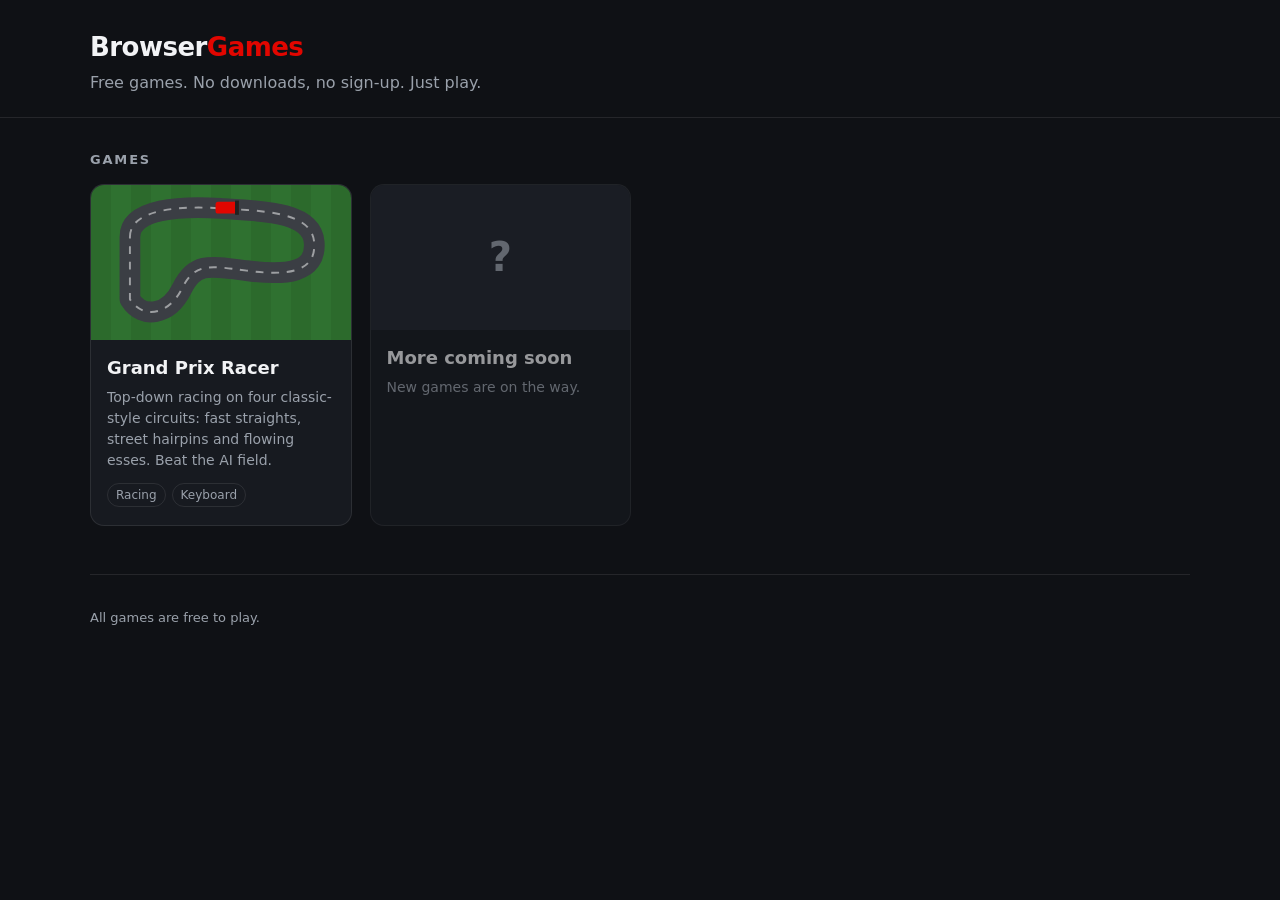
<file: index.html>
<!doctype html>
<html lang="en">
<head>
  <meta charset="utf-8">
  <meta name="viewport" content="width=device-width, initial-scale=1">
  <title>Browser Games</title>
  <meta name="description" content="Free games you can play instantly in your browser. No downloads, no sign-up.">
  <link rel="stylesheet" href="assets/site.css">
</head>
<body>
  <header class="site-header">
    <div class="wrap">
      <a class="logo" href="./">Browser<span>Games</span></a>
      <p class="tagline">Free games. No downloads, no sign-up. Just play.</p>
    </div>
  </header>

  <main class="wrap">
    <h2 class="section-title">Games</h2>
    <div class="grid">
      <a class="card" href="games/racing/">
        <div class="thumb thumb-racing">
          <svg viewBox="0 0 200 120" aria-hidden="true">
            <path d="M30 40 C30 18 70 16 100 18 S170 20 172 44 S150 70 120 66 S80 60 70 80 S40 104 30 88 Z"
                  fill="none" stroke="#3b3e44" stroke-width="16" stroke-linejoin="round"/>
            <path d="M30 40 C30 18 70 16 100 18 S170 20 172 44 S150 70 120 66 S80 60 70 80 S40 104 30 88 Z"
                  fill="none" stroke="#fff" stroke-width="1.5" stroke-dasharray="6 6" opacity=".5"/>
            <g transform="translate(96 13)"><rect width="18" height="9" rx="2" fill="#e10600"/><rect x="15" y="-1" width="3" height="11" fill="#222"/></g>
          </svg>
        </div>
        <div class="card-body">
          <h3>Grand Prix Racer</h3>
          <p>Top-down racing on four classic-style circuits: fast straights, street hairpins and flowing esses. Beat the AI field.</p>
          <span class="tags"><span>Racing</span><span>Keyboard</span></span>
        </div>
      </a>

      <div class="card soon">
        <div class="thumb"><span>?</span></div>
        <div class="card-body">
          <h3>More coming soon</h3>
          <p>New games are on the way.</p>
        </div>
      </div>
    </div>
  </main>

  <footer class="wrap site-footer">
    <p>All games are free to play.</p>
  </footer>
</body>
</html>
</file>
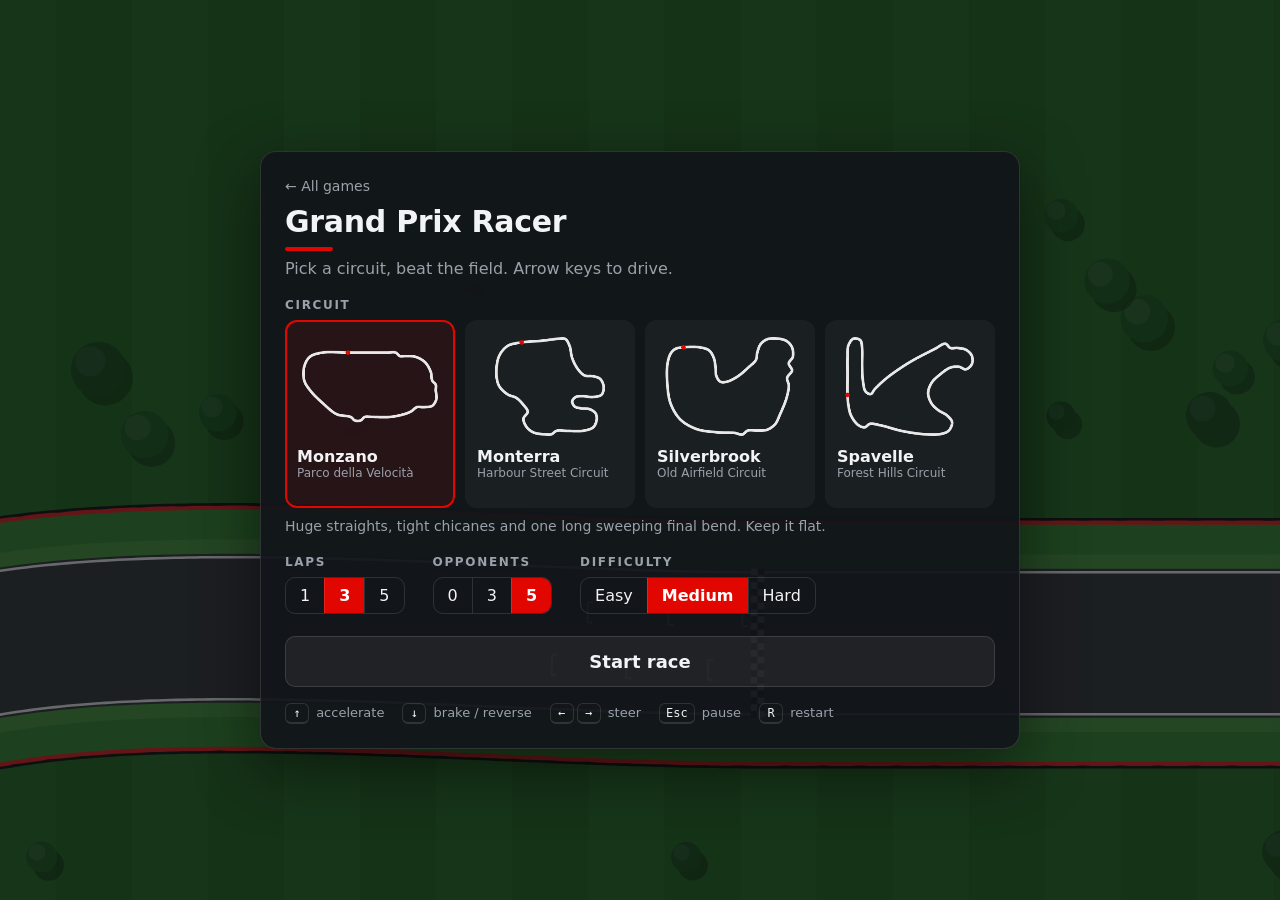
<file: games/racing/index.html>
<!doctype html>
<html lang="en">
<head>
  <meta charset="utf-8">
  <meta name="viewport" content="width=device-width, initial-scale=1, viewport-fit=cover">
  <title>Grand Prix Racer</title>
  <meta name="description" content="A free top-down racing game you can play in your browser. Race AI opponents on circuits inspired by famous Grand Prix tracks.">
  <link rel="stylesheet" href="racing.css">
</head>
<body>
  <canvas id="game"></canvas>

  <!-- In-race HUD -->
  <div id="hud" class="hidden">
    <div class="hud-left">
      <div class="hud-box"><span class="label">POS</span><span id="hud-pos" class="big">–</span></div>
      <div class="hud-box"><span class="label">LAP</span><span id="hud-lap" class="big">–</span></div>
    </div>
    <div class="hud-times hud-box">
      <div><span class="label">TIME</span><span id="hud-time">0:00.000</span></div>
      <div><span class="label">LAST</span><span id="hud-last">–</span></div>
      <div><span class="label">BEST</span><span id="hud-best">–</span></div>
    </div>
    <div class="hud-speed hud-box"><span id="hud-speed" class="big">0</span><span class="label">KM/H</span></div>
    <button id="pause-btn" class="icon-btn" aria-label="Pause">❚❚</button>
  </div>

  <div id="lights" class="hidden" aria-hidden="true">
    <span></span><span></span><span></span><span></span><span></span>
  </div>
  <div id="banner" class="hidden"></div>

  <!-- Menu -->
  <div id="menu" class="overlay">
    <div class="panel">
      <a class="back" href="../../">← All games</a>
      <h1>Grand Prix Racer</h1>
      <p class="sub">Pick a circuit, beat the field. Arrow keys to drive.</p>
      <h2>Circuit</h2>
      <div id="track-list" class="track-list"></div>
      <div class="options">
        <div class="opt">
          <h2>Laps</h2>
          <div class="seg" id="opt-laps">
            <button data-v="1">1</button><button data-v="3" class="on">3</button><button data-v="5">5</button>
          </div>
        </div>
        <div class="opt">
          <h2>Opponents</h2>
          <div class="seg" id="opt-ai">
            <button data-v="0">0</button><button data-v="3">3</button><button data-v="5" class="on">5</button>
          </div>
        </div>
        <div class="opt">
          <h2>Difficulty</h2>
          <div class="seg" id="opt-diff">
            <button data-v="easy">Easy</button><button data-v="medium" class="on">Medium</button><button data-v="hard">Hard</button>
          </div>
        </div>
      </div>
      <button id="start-btn" class="primary">Start race</button>
      <div class="keys">
        <span><kbd>↑</kbd> accelerate</span>
        <span><kbd>↓</kbd> brake / reverse</span>
        <span><kbd>←</kbd><kbd>→</kbd> steer</span>
        <span><kbd>Esc</kbd> pause</span>
        <span><kbd>R</kbd> restart</span>
      </div>
    </div>
  </div>

  <!-- Pause -->
  <div id="pause" class="overlay hidden">
    <div class="panel small">
      <h1>Paused</h1>
      <button id="resume-btn" class="primary">Resume</button>
      <button id="restart-btn">Restart race</button>
      <button id="quit-btn">Change circuit</button>
    </div>
  </div>

  <!-- Results -->
  <div id="results" class="overlay hidden">
    <div class="panel">
      <h1 id="results-title">Finished</h1>
      <p id="results-sub" class="sub"></p>
      <table class="results-table">
        <thead><tr><th>#</th><th>Driver</th><th>Time</th><th>Best lap</th></tr></thead>
        <tbody id="results-body"></tbody>
      </table>
      <div class="row">
        <button id="again-btn" class="primary">Race again</button>
        <button id="menu-btn">Change circuit</button>
      </div>
    </div>
  </div>

  <!-- Touch controls (shown on touch devices) -->
  <div id="touch" class="hidden">
    <div class="touch-group">
      <button data-k="left" aria-label="Steer left">◀</button>
      <button data-k="right" aria-label="Steer right">▶</button>
    </div>
    <div class="touch-group">
      <button data-k="down" aria-label="Brake">BRAKE</button>
      <button data-k="up" aria-label="Accelerate">GAS</button>
    </div>
  </div>

  <script src="tracks.js"></script>
  <script src="physics.js"></script>
  <script src="game.js"></script>
</body>
</html>
</file>
<file: assets/site.css>
:root {
  --bg: #0f1115;
  --card: #171a20;
  --line: rgba(255, 255, 255, 0.09);
  --text: #f2f3f5;
  --muted: #9aa1ab;
  --accent: #e10600;
}
* { box-sizing: border-box; }
body {
  margin: 0; background: var(--bg); color: var(--text);
  font-family: system-ui, -apple-system, "Segoe UI", Roboto, sans-serif; line-height: 1.5;
}
.wrap { width: min(1100px, 100% - 32px); margin: 0 auto; }
.site-header { border-bottom: 1px solid var(--line); padding: 28px 0 22px; }
.logo { font-size: 26px; font-weight: 900; color: var(--text); text-decoration: none; letter-spacing: -0.02em; }
.logo span { color: var(--accent); }
.tagline { margin: 4px 0 0; color: var(--muted); }
.section-title { font-size: 13px; letter-spacing: 0.14em; text-transform: uppercase; color: var(--muted); margin: 32px 0 14px; }
.grid { display: grid; grid-template-columns: repeat(auto-fill, minmax(260px, 1fr)); gap: 18px; }
.card {
  display: flex; flex-direction: column; background: var(--card); border: 1px solid var(--line);
  border-radius: 14px; overflow: hidden; color: inherit; text-decoration: none;
  transition: transform 0.15s ease, border-color 0.15s ease;
}
a.card:hover { transform: translateY(-3px); border-color: rgba(225, 6, 0, 0.6); }
.thumb {
  aspect-ratio: 16 / 9; display: flex; align-items: center; justify-content: center;
  background: #22262e; color: var(--muted); font-size: 40px; font-weight: 800;
}
.thumb svg { width: 100%; height: 100%; }
.thumb-racing { background: repeating-linear-gradient(90deg, #2c6a2c 0 20px, #2f7130 20px 40px); }
.card-body { padding: 14px 16px 18px; }
.card h3 { margin: 0 0 6px; font-size: 18px; }
.card p { margin: 0; color: var(--muted); font-size: 14px; }
.tags { display: flex; gap: 6px; margin-top: 12px; }
.tags span { font-size: 12px; padding: 2px 8px; border-radius: 999px; border: 1px solid var(--line); color: var(--muted); }
.card.soon { opacity: 0.6; }
.site-footer { color: var(--muted); font-size: 13px; margin-top: 48px; padding: 20px 0 32px; border-top: 1px solid var(--line); }
</file>
<file: games/racing/racing.css>
:root {
  --bg: #0e1013;
  --panel: rgba(18, 21, 26, 0.92);
  --line: rgba(255, 255, 255, 0.12);
  --text: #f2f3f5;
  --muted: #9aa1ab;
  --accent: #e10600;
  --accent-2: #ff3b30;
  --mono: ui-monospace, SFMono-Regular, Menlo, Consolas, monospace;
}

* { box-sizing: border-box; }
html, body {
  margin: 0; height: 100%; overflow: hidden;
  background: var(--bg); color: var(--text);
  font-family: system-ui, -apple-system, "Segoe UI", Roboto, sans-serif;
  -webkit-user-select: none; user-select: none;
  -webkit-tap-highlight-color: transparent;
}
canvas#game { display: block; width: 100vw; height: 100vh; height: 100dvh; }
.hidden { display: none !important; }

/* ---------- HUD ---------- */
#hud { position: fixed; inset: 0; pointer-events: none; font-variant-numeric: tabular-nums; }
.hud-box {
  background: rgba(10, 12, 15, 0.72); border: 1px solid var(--line);
  border-radius: 10px; padding: 8px 12px; backdrop-filter: blur(4px);
}
.hud-left { position: absolute; top: 12px; left: 12px; display: flex; gap: 8px; }
.hud-left .hud-box { display: flex; flex-direction: column; align-items: center; min-width: 70px; }
.label { font-size: 11px; letter-spacing: 0.12em; color: var(--muted); font-weight: 600; }
.big { font-size: 26px; font-weight: 800; line-height: 1.1; }
.hud-times { position: absolute; top: 76px; left: 12px; font-family: var(--mono); font-size: 14px; }
.hud-times div { display: flex; gap: 12px; justify-content: space-between; min-width: 170px; }
.hud-times .label { font-family: system-ui, sans-serif; }
.hud-speed {
  position: absolute; bottom: 16px; left: 50%; transform: translateX(-50%);
  display: flex; align-items: baseline; gap: 6px;
}
.hud-speed .big { font-size: 34px; min-width: 64px; text-align: right; }
.icon-btn {
  position: absolute; top: 12px; right: 12px; pointer-events: auto;
  width: 40px; height: 40px; border-radius: 10px; border: 1px solid var(--line);
  background: rgba(10, 12, 15, 0.72); color: var(--text); font-size: 14px; cursor: pointer;
}

#lights {
  position: fixed; top: 22%; left: 50%; transform: translateX(-50%);
  display: flex; gap: 10px; padding: 12px 16px; border-radius: 14px;
  background: rgba(10, 10, 12, 0.85); border: 1px solid var(--line);
}
#lights span {
  width: 34px; height: 34px; border-radius: 50%; background: #2a1414;
  box-shadow: inset 0 0 0 3px #111;
}
#lights span.on { background: #ff1e1e; box-shadow: 0 0 18px #ff2a2a, inset 0 0 0 3px #400; }

#banner {
  position: fixed; top: 38%; left: 50%; transform: translate(-50%, -50%);
  font-size: clamp(28px, 6vw, 56px); font-weight: 900; letter-spacing: 0.04em;
  text-shadow: 0 3px 18px rgba(0, 0, 0, 0.7); pointer-events: none; text-align: center;
}
#banner.warn { color: #ffcc00; }

/* ---------- Overlays ---------- */
.overlay {
  position: fixed; inset: 0; display: flex; align-items: center; justify-content: center;
  background: rgba(5, 6, 8, 0.55); padding: 16px; overflow-y: auto;
}
.panel {
  width: min(760px, 100%); max-height: 100%; overflow-y: auto;
  background: var(--panel); border: 1px solid var(--line); border-radius: 16px;
  padding: 24px; box-shadow: 0 20px 60px rgba(0, 0, 0, 0.5);
}
.panel.small { width: min(340px, 100%); display: flex; flex-direction: column; gap: 10px; text-align: center; }
.panel h1 { margin: 0 0 4px; font-size: 30px; font-weight: 900; letter-spacing: -0.01em; }
.panel h1::after {
  content: ""; display: block; width: 48px; height: 4px; background: var(--accent);
  border-radius: 2px; margin-top: 8px;
}
.panel.small h1::after { margin: 8px auto 6px; }
.panel h2 { font-size: 12px; letter-spacing: 0.14em; text-transform: uppercase; color: var(--muted); margin: 20px 0 8px; }
.sub { color: var(--muted); margin: 8px 0 0; }
.back { color: var(--muted); text-decoration: none; font-size: 14px; display: inline-block; margin-bottom: 10px; }
.back:hover { color: var(--text); }

.track-list { display: grid; grid-template-columns: repeat(auto-fill, minmax(160px, 1fr)); gap: 10px; }
.track-card {
  text-align: left; padding: 10px; border-radius: 12px; cursor: pointer;
  background: rgba(255, 255, 255, 0.04); border: 2px solid transparent; color: var(--text);
  font: inherit;
}
.track-card:hover { background: rgba(255, 255, 255, 0.08); }
.track-card.on { border-color: var(--accent); background: rgba(225, 6, 0, 0.1); }
.track-card canvas { width: 100%; aspect-ratio: 4 / 3; display: block; }
.track-card .tname { font-weight: 800; margin-top: 6px; }
.track-card .ttag { font-size: 12px; color: var(--muted); }
.track-card .tbest { font-size: 12px; color: #ffd166; font-family: var(--mono); margin-top: 4px; min-height: 1em; }
.track-desc { color: var(--muted); font-size: 14px; margin: 10px 0 0; min-height: 1.2em; }

.options { display: flex; flex-wrap: wrap; gap: 0 28px; }
.seg { display: inline-flex; border: 1px solid var(--line); border-radius: 10px; overflow: hidden; }
.seg button {
  background: transparent; color: var(--text); border: 0; padding: 8px 14px; cursor: pointer; font: inherit;
}
.seg button + button { border-left: 1px solid var(--line); }
.seg button.on { background: var(--accent); color: #fff; font-weight: 700; }

button.primary, .panel button:not(.track-card):not(.seg button) {
  font: inherit; cursor: pointer; border-radius: 10px; padding: 12px 18px; border: 1px solid var(--line);
  background: rgba(255, 255, 255, 0.06); color: var(--text); font-weight: 700;
}
.panel button.primary { background: var(--accent); border-color: var(--accent); color: #fff; }
.panel button.primary:hover { background: var(--accent-2); }
#start-btn { width: 100%; margin-top: 22px; font-size: 18px; padding: 14px; }
.row { display: flex; gap: 10px; margin-top: 18px; flex-wrap: wrap; }
.row button { flex: 1; }

.keys { display: flex; flex-wrap: wrap; gap: 8px 18px; margin-top: 16px; color: var(--muted); font-size: 13px; }
kbd {
  display: inline-block; min-width: 24px; text-align: center; padding: 2px 6px; margin-right: 3px;
  border: 1px solid var(--line); border-bottom-width: 2px; border-radius: 6px; color: var(--text);
  font-family: var(--mono); font-size: 12px;
}

.results-table { width: 100%; border-collapse: collapse; margin-top: 16px; font-variant-numeric: tabular-nums; }
.results-table th { text-align: left; font-size: 11px; letter-spacing: 0.12em; color: var(--muted); padding: 6px 8px; border-bottom: 1px solid var(--line); }
.results-table td { padding: 8px; border-bottom: 1px solid rgba(255, 255, 255, 0.05); }
.results-table td:nth-child(3), .results-table td:nth-child(4) { font-family: var(--mono); font-size: 14px; }
.results-table tr.me td { background: rgba(225, 6, 0, 0.14); font-weight: 700; }
.swatch { display: inline-block; width: 10px; height: 10px; border-radius: 3px; margin-right: 8px; vertical-align: middle; }

/* ---------- Touch ---------- */
#touch {
  position: fixed; left: 0; right: 0; bottom: 0; display: flex; justify-content: space-between;
  padding: 0 14px calc(14px + env(safe-area-inset-bottom)); pointer-events: none;
}
.touch-group { display: flex; gap: 12px; pointer-events: auto; }
#touch button {
  width: 76px; height: 76px; border-radius: 50%; border: 2px solid rgba(255, 255, 255, 0.25);
  background: rgba(15, 17, 20, 0.55); color: #fff; font-weight: 800; font-size: 15px;
  touch-action: none;
}
#touch button.active { background: rgba(225, 6, 0, 0.6); }
body.touch .hud-speed { bottom: 104px; }

@media (max-width: 560px) {
  .hud-times { font-size: 12px; }
  .hud-times div { min-width: 140px; }
  .big { font-size: 22px; }
  .panel { padding: 18px; }
}
</file>
